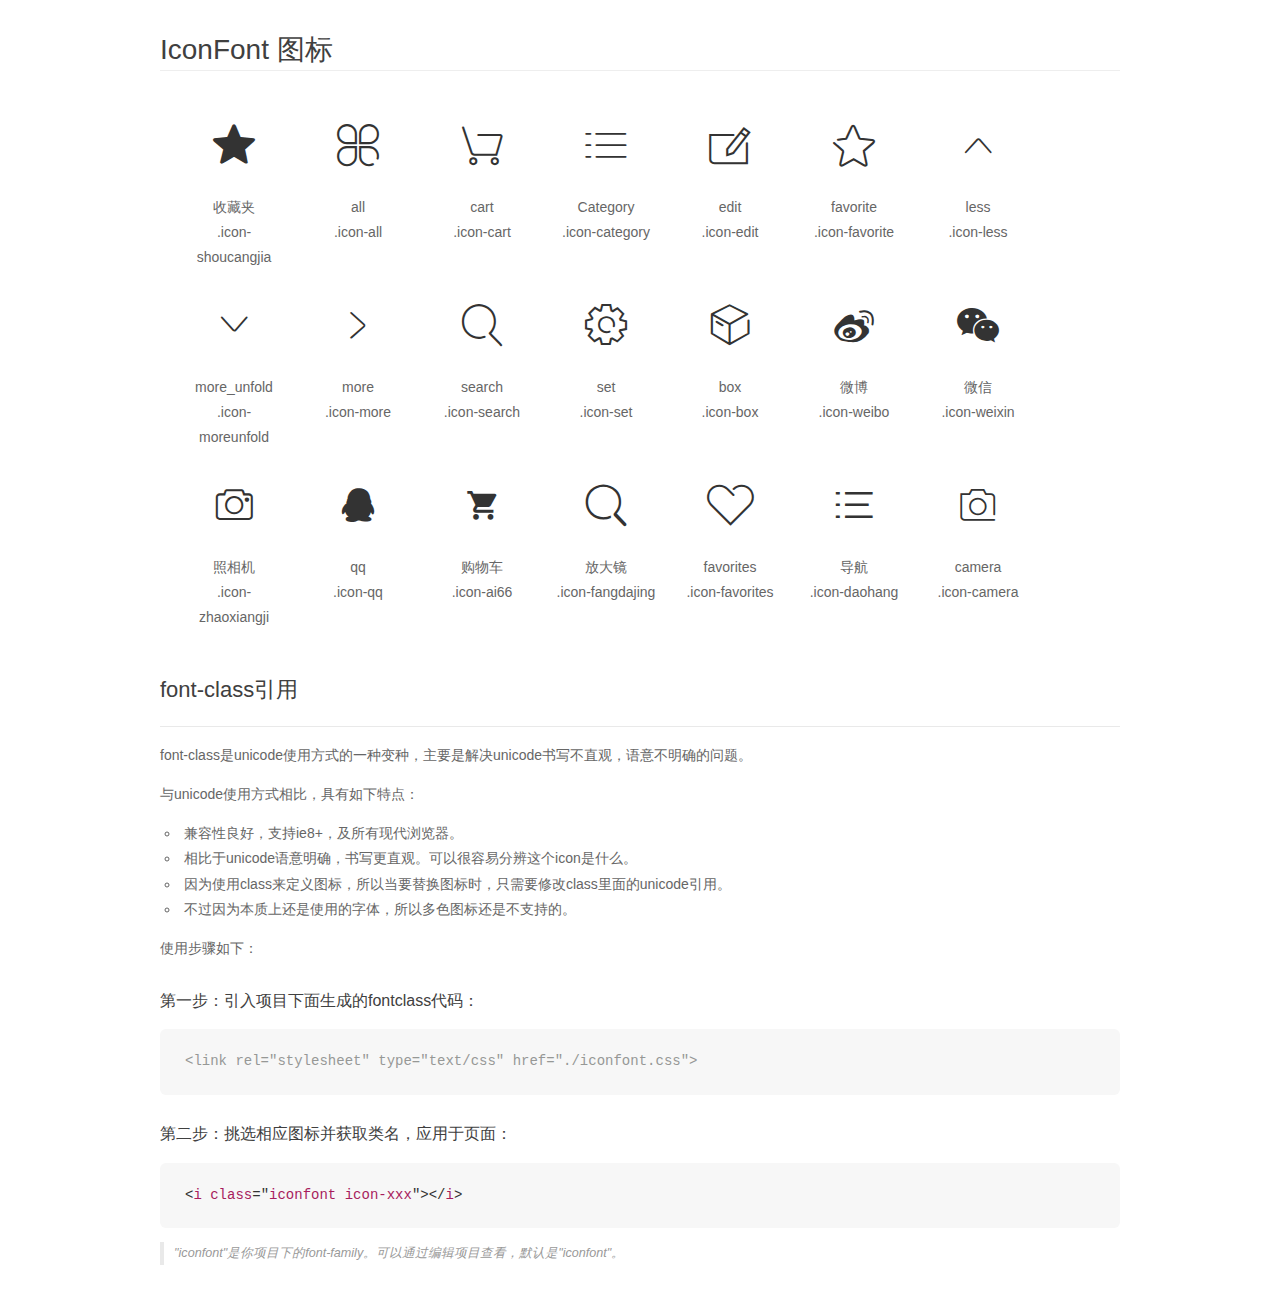
<file: fonts/font_633038_ho9l5ddox78/demo_fontclass.html>
<!DOCTYPE html>
<html>
<head>
    <meta charset="utf-8"/>
    <title>IconFont</title>
    <link rel="stylesheet" href="demo.css">
    <link rel="stylesheet" href="iconfont.css">
</head>
<body>
    <div class="main markdown">
        <h1>IconFont 图标</h1>
        <ul class="icon_lists clear">
            
                <li>
                <i class="icon iconfont icon-shoucangjia"></i>
                    <div class="name">收藏夹</div>
                    <div class="fontclass">.icon-shoucangjia</div>
                </li>
            
                <li>
                <i class="icon iconfont icon-all"></i>
                    <div class="name">all</div>
                    <div class="fontclass">.icon-all</div>
                </li>
            
                <li>
                <i class="icon iconfont icon-cart"></i>
                    <div class="name">cart</div>
                    <div class="fontclass">.icon-cart</div>
                </li>
            
                <li>
                <i class="icon iconfont icon-category"></i>
                    <div class="name">Category</div>
                    <div class="fontclass">.icon-category</div>
                </li>
            
                <li>
                <i class="icon iconfont icon-edit"></i>
                    <div class="name">edit</div>
                    <div class="fontclass">.icon-edit</div>
                </li>
            
                <li>
                <i class="icon iconfont icon-favorite"></i>
                    <div class="name">favorite</div>
                    <div class="fontclass">.icon-favorite</div>
                </li>
            
                <li>
                <i class="icon iconfont icon-less"></i>
                    <div class="name">less</div>
                    <div class="fontclass">.icon-less</div>
                </li>
            
                <li>
                <i class="icon iconfont icon-moreunfold"></i>
                    <div class="name">more_unfold</div>
                    <div class="fontclass">.icon-moreunfold</div>
                </li>
            
                <li>
                <i class="icon iconfont icon-more"></i>
                    <div class="name">more</div>
                    <div class="fontclass">.icon-more</div>
                </li>
            
                <li>
                <i class="icon iconfont icon-search"></i>
                    <div class="name">search</div>
                    <div class="fontclass">.icon-search</div>
                </li>
            
                <li>
                <i class="icon iconfont icon-set"></i>
                    <div class="name">set</div>
                    <div class="fontclass">.icon-set</div>
                </li>
            
                <li>
                <i class="icon iconfont icon-box"></i>
                    <div class="name">box</div>
                    <div class="fontclass">.icon-box</div>
                </li>
            
                <li>
                <i class="icon iconfont icon-weibo"></i>
                    <div class="name">微博</div>
                    <div class="fontclass">.icon-weibo</div>
                </li>
            
                <li>
                <i class="icon iconfont icon-weixin"></i>
                    <div class="name">微信</div>
                    <div class="fontclass">.icon-weixin</div>
                </li>
            
                <li>
                <i class="icon iconfont icon-zhaoxiangji"></i>
                    <div class="name">照相机</div>
                    <div class="fontclass">.icon-zhaoxiangji</div>
                </li>
            
                <li>
                <i class="icon iconfont icon-qq"></i>
                    <div class="name">qq</div>
                    <div class="fontclass">.icon-qq</div>
                </li>
            
                <li>
                <i class="icon iconfont icon-ai66"></i>
                    <div class="name">购物车</div>
                    <div class="fontclass">.icon-ai66</div>
                </li>
            
                <li>
                <i class="icon iconfont icon-fangdajing"></i>
                    <div class="name">放大镜</div>
                    <div class="fontclass">.icon-fangdajing</div>
                </li>
            
                <li>
                <i class="icon iconfont icon-favorites"></i>
                    <div class="name">favorites</div>
                    <div class="fontclass">.icon-favorites</div>
                </li>
            
                <li>
                <i class="icon iconfont icon-daohang"></i>
                    <div class="name">导航</div>
                    <div class="fontclass">.icon-daohang</div>
                </li>
            
                <li>
                <i class="icon iconfont icon-camera"></i>
                    <div class="name">camera</div>
                    <div class="fontclass">.icon-camera</div>
                </li>
            
        </ul>

        <h2 id="font-class-">font-class引用</h2>
        <hr>

        <p>font-class是unicode使用方式的一种变种，主要是解决unicode书写不直观，语意不明确的问题。</p>
        <p>与unicode使用方式相比，具有如下特点：</p>
        <ul>
        <li>兼容性良好，支持ie8+，及所有现代浏览器。</li>
        <li>相比于unicode语意明确，书写更直观。可以很容易分辨这个icon是什么。</li>
        <li>因为使用class来定义图标，所以当要替换图标时，只需要修改class里面的unicode引用。</li>
        <li>不过因为本质上还是使用的字体，所以多色图标还是不支持的。</li>
        </ul>
        <p>使用步骤如下：</p>
        <h3 id="-fontclass-">第一步：引入项目下面生成的fontclass代码：</h3>


        <pre><code class="lang-js hljs javascript"><span class="hljs-comment">&lt;link rel="stylesheet" type="text/css" href="./iconfont.css"&gt;</span></code></pre>
        <h3 id="-">第二步：挑选相应图标并获取类名，应用于页面：</h3>
        <pre><code class="lang-css hljs">&lt;<span class="hljs-selector-tag">i</span> <span class="hljs-selector-tag">class</span>="<span class="hljs-selector-tag">iconfont</span> <span class="hljs-selector-tag">icon-xxx</span>"&gt;&lt;/<span class="hljs-selector-tag">i</span>&gt;</code></pre>
        <blockquote>
        <p>"iconfont"是你项目下的font-family。可以通过编辑项目查看，默认是"iconfont"。</p>
        </blockquote>
    </div>
</body>
</html>
</file>
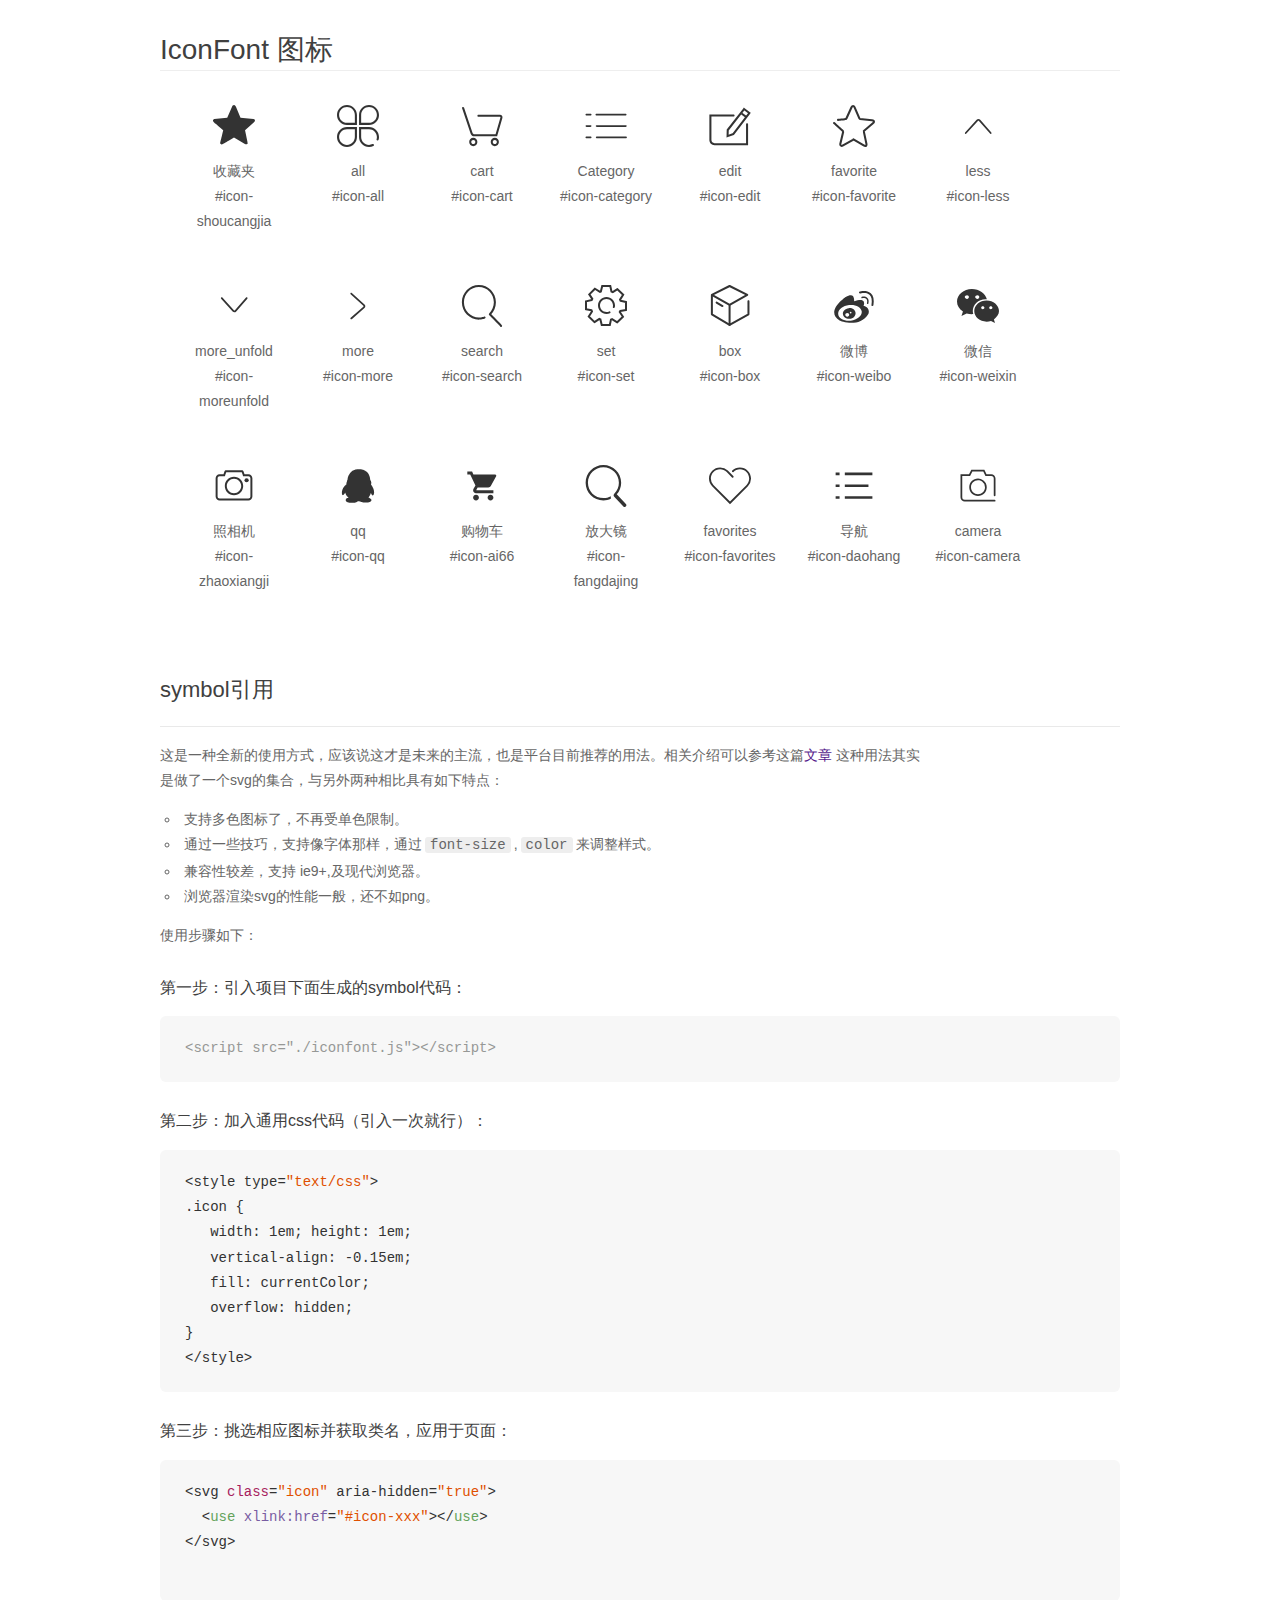
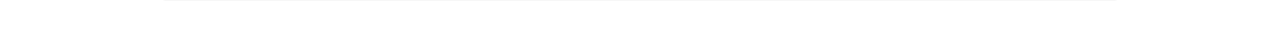
<file: fonts/font_633038_ho9l5ddox78/demo_symbol.html>
<!DOCTYPE html>
<html>
<head>
    <meta charset="utf-8"/>
    <title>IconFont</title>
    <link rel="stylesheet" href="demo.css">
    <script src="iconfont.js"></script>

    <style type="text/css">
        .icon {
          /* 通过设置 font-size 来改变图标大小 */
          width: 1em; height: 1em;
          /* 图标和文字相邻时，垂直对齐 */
          vertical-align: -0.15em;
          /* 通过设置 color 来改变 SVG 的颜色/fill */
          fill: currentColor;
          /* path 和 stroke 溢出 viewBox 部分在 IE 下会显示
             normalize.css 中也包含这行 */
          overflow: hidden;
        }

    </style>
</head>
<body>
    <div class="main markdown">
        <h1>IconFont 图标</h1>
        <ul class="icon_lists clear">
            
                <li>
                    <svg class="icon" aria-hidden="true">
                        <use xlink:href="#icon-shoucangjia"></use>
                    </svg>
                    <div class="name">收藏夹</div>
                    <div class="fontclass">#icon-shoucangjia</div>
                </li>
            
                <li>
                    <svg class="icon" aria-hidden="true">
                        <use xlink:href="#icon-all"></use>
                    </svg>
                    <div class="name">all</div>
                    <div class="fontclass">#icon-all</div>
                </li>
            
                <li>
                    <svg class="icon" aria-hidden="true">
                        <use xlink:href="#icon-cart"></use>
                    </svg>
                    <div class="name">cart</div>
                    <div class="fontclass">#icon-cart</div>
                </li>
            
                <li>
                    <svg class="icon" aria-hidden="true">
                        <use xlink:href="#icon-category"></use>
                    </svg>
                    <div class="name">Category</div>
                    <div class="fontclass">#icon-category</div>
                </li>
            
                <li>
                    <svg class="icon" aria-hidden="true">
                        <use xlink:href="#icon-edit"></use>
                    </svg>
                    <div class="name">edit</div>
                    <div class="fontclass">#icon-edit</div>
                </li>
            
                <li>
                    <svg class="icon" aria-hidden="true">
                        <use xlink:href="#icon-favorite"></use>
                    </svg>
                    <div class="name">favorite</div>
                    <div class="fontclass">#icon-favorite</div>
                </li>
            
                <li>
                    <svg class="icon" aria-hidden="true">
                        <use xlink:href="#icon-less"></use>
                    </svg>
                    <div class="name">less</div>
                    <div class="fontclass">#icon-less</div>
                </li>
            
                <li>
                    <svg class="icon" aria-hidden="true">
                        <use xlink:href="#icon-moreunfold"></use>
                    </svg>
                    <div class="name">more_unfold</div>
                    <div class="fontclass">#icon-moreunfold</div>
                </li>
            
                <li>
                    <svg class="icon" aria-hidden="true">
                        <use xlink:href="#icon-more"></use>
                    </svg>
                    <div class="name">more</div>
                    <div class="fontclass">#icon-more</div>
                </li>
            
                <li>
                    <svg class="icon" aria-hidden="true">
                        <use xlink:href="#icon-search"></use>
                    </svg>
                    <div class="name">search</div>
                    <div class="fontclass">#icon-search</div>
                </li>
            
                <li>
                    <svg class="icon" aria-hidden="true">
                        <use xlink:href="#icon-set"></use>
                    </svg>
                    <div class="name">set</div>
                    <div class="fontclass">#icon-set</div>
                </li>
            
                <li>
                    <svg class="icon" aria-hidden="true">
                        <use xlink:href="#icon-box"></use>
                    </svg>
                    <div class="name">box</div>
                    <div class="fontclass">#icon-box</div>
                </li>
            
                <li>
                    <svg class="icon" aria-hidden="true">
                        <use xlink:href="#icon-weibo"></use>
                    </svg>
                    <div class="name">微博</div>
                    <div class="fontclass">#icon-weibo</div>
                </li>
            
                <li>
                    <svg class="icon" aria-hidden="true">
                        <use xlink:href="#icon-weixin"></use>
                    </svg>
                    <div class="name">微信</div>
                    <div class="fontclass">#icon-weixin</div>
                </li>
            
                <li>
                    <svg class="icon" aria-hidden="true">
                        <use xlink:href="#icon-zhaoxiangji"></use>
                    </svg>
                    <div class="name">照相机</div>
                    <div class="fontclass">#icon-zhaoxiangji</div>
                </li>
            
                <li>
                    <svg class="icon" aria-hidden="true">
                        <use xlink:href="#icon-qq"></use>
                    </svg>
                    <div class="name">qq</div>
                    <div class="fontclass">#icon-qq</div>
                </li>
            
                <li>
                    <svg class="icon" aria-hidden="true">
                        <use xlink:href="#icon-ai66"></use>
                    </svg>
                    <div class="name">购物车</div>
                    <div class="fontclass">#icon-ai66</div>
                </li>
            
                <li>
                    <svg class="icon" aria-hidden="true">
                        <use xlink:href="#icon-fangdajing"></use>
                    </svg>
                    <div class="name">放大镜</div>
                    <div class="fontclass">#icon-fangdajing</div>
                </li>
            
                <li>
                    <svg class="icon" aria-hidden="true">
                        <use xlink:href="#icon-favorites"></use>
                    </svg>
                    <div class="name">favorites</div>
                    <div class="fontclass">#icon-favorites</div>
                </li>
            
                <li>
                    <svg class="icon" aria-hidden="true">
                        <use xlink:href="#icon-daohang"></use>
                    </svg>
                    <div class="name">导航</div>
                    <div class="fontclass">#icon-daohang</div>
                </li>
            
                <li>
                    <svg class="icon" aria-hidden="true">
                        <use xlink:href="#icon-camera"></use>
                    </svg>
                    <div class="name">camera</div>
                    <div class="fontclass">#icon-camera</div>
                </li>
            
        </ul>


        <h2 id="symbol-">symbol引用</h2>
        <hr>

        <p>这是一种全新的使用方式，应该说这才是未来的主流，也是平台目前推荐的用法。相关介绍可以参考这篇<a href="">文章</a>
        这种用法其实是做了一个svg的集合，与另外两种相比具有如下特点：</p>
        <ul>
          <li>支持多色图标了，不再受单色限制。</li>
          <li>通过一些技巧，支持像字体那样，通过<code>font-size</code>,<code>color</code>来调整样式。</li>
          <li>兼容性较差，支持 ie9+,及现代浏览器。</li>
          <li>浏览器渲染svg的性能一般，还不如png。</li>
        </ul>
        <p>使用步骤如下：</p>
        <h3 id="-symbol-">第一步：引入项目下面生成的symbol代码：</h3>
        <pre><code class="lang-js hljs javascript"><span class="hljs-comment">&lt;script src="./iconfont.js"&gt;&lt;/script&gt;</span></code></pre>
        <h3 id="-css-">第二步：加入通用css代码（引入一次就行）：</h3>
        <pre><code class="lang-js hljs javascript">&lt;style type=<span class="hljs-string">"text/css"</span>&gt;
.icon {
   width: <span class="hljs-number">1</span>em; height: <span class="hljs-number">1</span>em;
   vertical-align: <span class="hljs-number">-0.15</span>em;
   fill: currentColor;
   overflow: hidden;
}
&lt;<span class="hljs-regexp">/style&gt;</span></code></pre>
        <h3 id="-">第三步：挑选相应图标并获取类名，应用于页面：</h3>
        <pre><code class="lang-js hljs javascript">&lt;svg <span class="hljs-class"><span class="hljs-keyword">class</span></span>=<span class="hljs-string">"icon"</span> aria-hidden=<span class="hljs-string">"true"</span>&gt;<span class="xml"><span class="hljs-tag">
  &lt;<span class="hljs-name">use</span> <span class="hljs-attr">xlink:href</span>=<span class="hljs-string">"#icon-xxx"</span>&gt;</span><span class="hljs-tag">&lt;/<span class="hljs-name">use</span>&gt;</span>
</span>&lt;<span class="hljs-regexp">/svg&gt;
        </span></code></pre>
    </div>
</body>
</html>
</file>
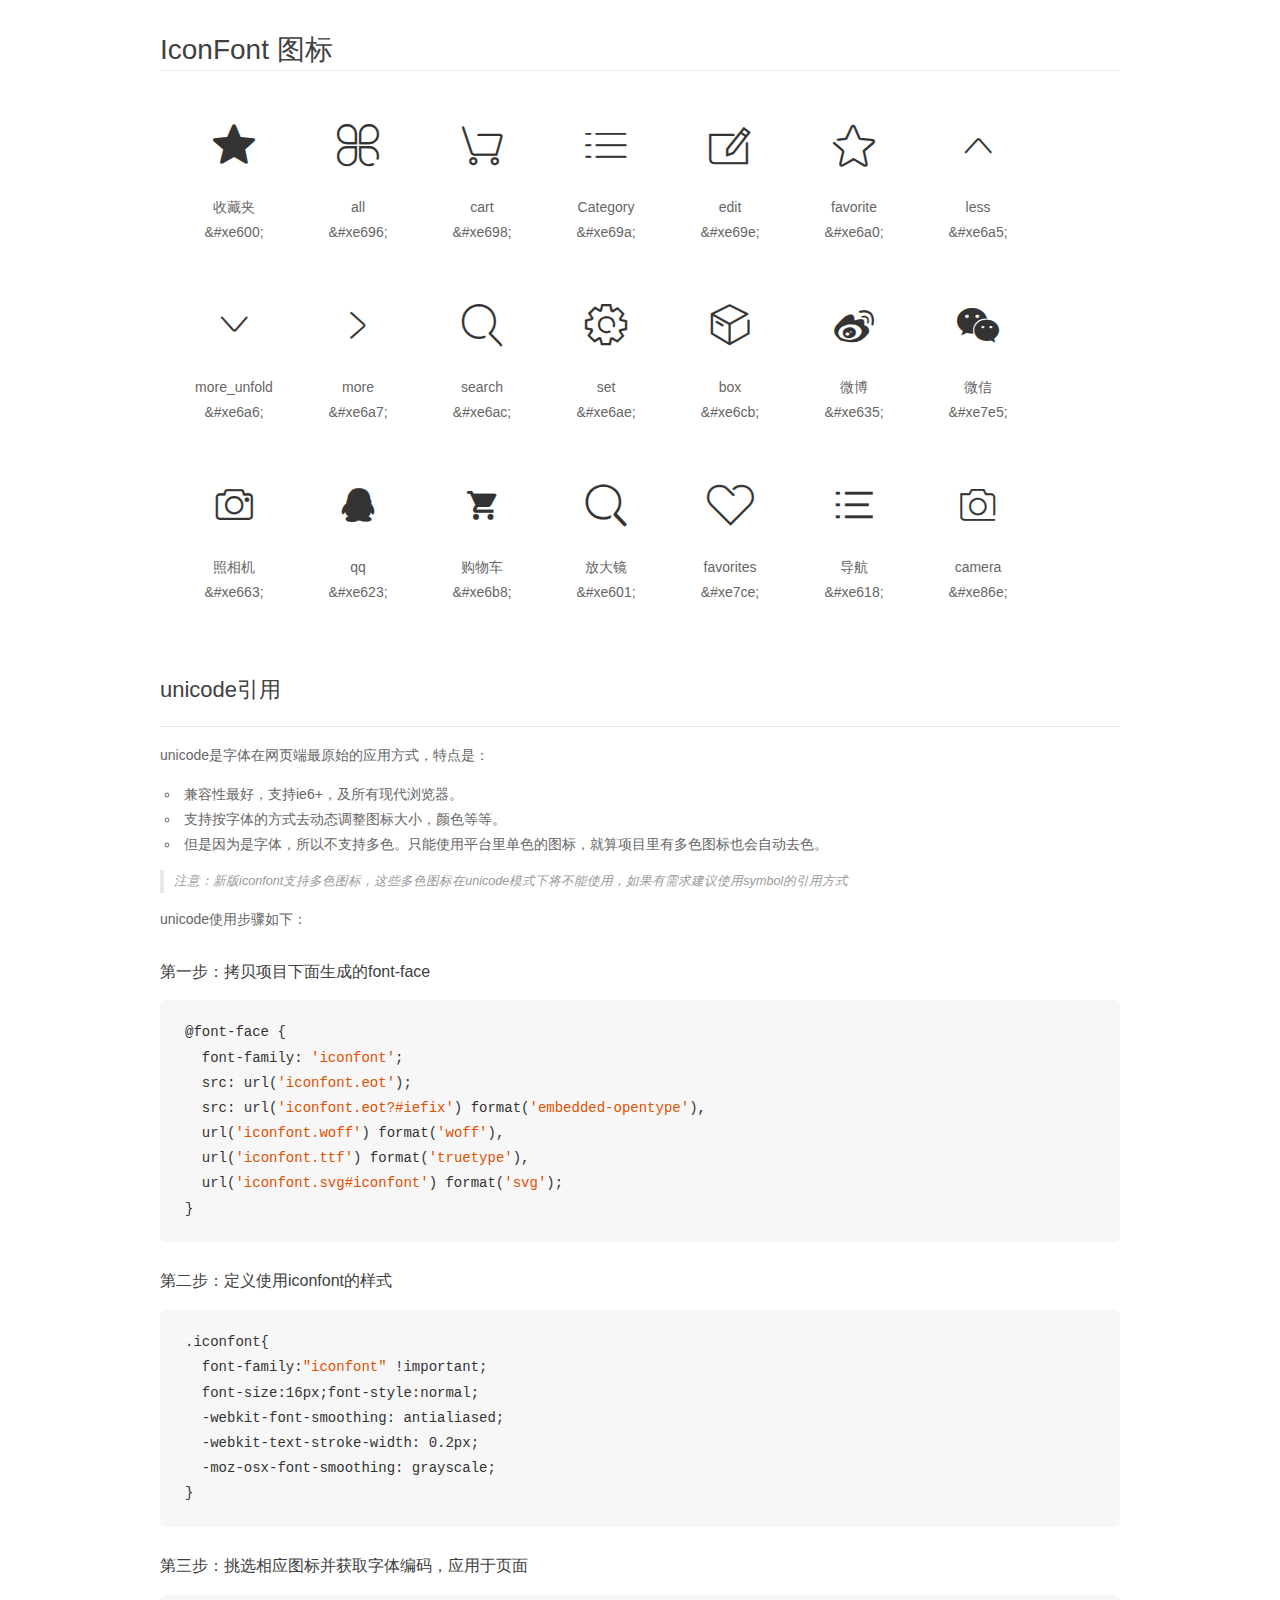
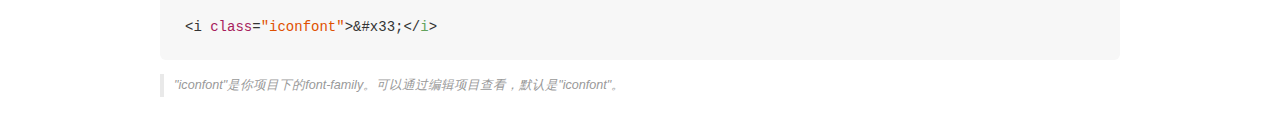
<file: fonts/font_633038_ho9l5ddox78/demo_unicode.html>
<!DOCTYPE html>
<html>
<head>
    <meta charset="utf-8"/>
    <title>IconFont</title>
    <link rel="stylesheet" href="demo.css">

    <style type="text/css">

        @font-face {font-family: "iconfont";
          src: url('iconfont.eot'); /* IE9*/
          src: url('iconfont.eot#iefix') format('embedded-opentype'), /* IE6-IE8 */
          url('iconfont.woff') format('woff'), /* chrome, firefox */
          url('iconfont.ttf') format('truetype'), /* chrome, firefox, opera, Safari, Android, iOS 4.2+*/
          url('iconfont.svg#iconfont') format('svg'); /* iOS 4.1- */
        }

        .iconfont {
          font-family:"iconfont" !important;
          font-size:16px;
          font-style:normal;
          -webkit-font-smoothing: antialiased;
          -webkit-text-stroke-width: 0.2px;
          -moz-osx-font-smoothing: grayscale;
        }

    </style>
</head>
<body>
    <div class="main markdown">
        <h1>IconFont 图标</h1>
        <ul class="icon_lists clear">
            
                <li>
                <i class="icon iconfont">&#xe600;</i>
                    <div class="name">收藏夹</div>
                    <div class="code">&amp;#xe600;</div>
                </li>
            
                <li>
                <i class="icon iconfont">&#xe696;</i>
                    <div class="name">all</div>
                    <div class="code">&amp;#xe696;</div>
                </li>
            
                <li>
                <i class="icon iconfont">&#xe698;</i>
                    <div class="name">cart</div>
                    <div class="code">&amp;#xe698;</div>
                </li>
            
                <li>
                <i class="icon iconfont">&#xe69a;</i>
                    <div class="name">Category</div>
                    <div class="code">&amp;#xe69a;</div>
                </li>
            
                <li>
                <i class="icon iconfont">&#xe69e;</i>
                    <div class="name">edit</div>
                    <div class="code">&amp;#xe69e;</div>
                </li>
            
                <li>
                <i class="icon iconfont">&#xe6a0;</i>
                    <div class="name">favorite</div>
                    <div class="code">&amp;#xe6a0;</div>
                </li>
            
                <li>
                <i class="icon iconfont">&#xe6a5;</i>
                    <div class="name">less</div>
                    <div class="code">&amp;#xe6a5;</div>
                </li>
            
                <li>
                <i class="icon iconfont">&#xe6a6;</i>
                    <div class="name">more_unfold</div>
                    <div class="code">&amp;#xe6a6;</div>
                </li>
            
                <li>
                <i class="icon iconfont">&#xe6a7;</i>
                    <div class="name">more</div>
                    <div class="code">&amp;#xe6a7;</div>
                </li>
            
                <li>
                <i class="icon iconfont">&#xe6ac;</i>
                    <div class="name">search</div>
                    <div class="code">&amp;#xe6ac;</div>
                </li>
            
                <li>
                <i class="icon iconfont">&#xe6ae;</i>
                    <div class="name">set</div>
                    <div class="code">&amp;#xe6ae;</div>
                </li>
            
                <li>
                <i class="icon iconfont">&#xe6cb;</i>
                    <div class="name">box</div>
                    <div class="code">&amp;#xe6cb;</div>
                </li>
            
                <li>
                <i class="icon iconfont">&#xe635;</i>
                    <div class="name">微博</div>
                    <div class="code">&amp;#xe635;</div>
                </li>
            
                <li>
                <i class="icon iconfont">&#xe7e5;</i>
                    <div class="name">微信</div>
                    <div class="code">&amp;#xe7e5;</div>
                </li>
            
                <li>
                <i class="icon iconfont">&#xe663;</i>
                    <div class="name">照相机</div>
                    <div class="code">&amp;#xe663;</div>
                </li>
            
                <li>
                <i class="icon iconfont">&#xe623;</i>
                    <div class="name">qq</div>
                    <div class="code">&amp;#xe623;</div>
                </li>
            
                <li>
                <i class="icon iconfont">&#xe6b8;</i>
                    <div class="name">购物车</div>
                    <div class="code">&amp;#xe6b8;</div>
                </li>
            
                <li>
                <i class="icon iconfont">&#xe601;</i>
                    <div class="name">放大镜</div>
                    <div class="code">&amp;#xe601;</div>
                </li>
            
                <li>
                <i class="icon iconfont">&#xe7ce;</i>
                    <div class="name">favorites</div>
                    <div class="code">&amp;#xe7ce;</div>
                </li>
            
                <li>
                <i class="icon iconfont">&#xe618;</i>
                    <div class="name">导航</div>
                    <div class="code">&amp;#xe618;</div>
                </li>
            
                <li>
                <i class="icon iconfont">&#xe86e;</i>
                    <div class="name">camera</div>
                    <div class="code">&amp;#xe86e;</div>
                </li>
            
        </ul>
        <h2 id="unicode-">unicode引用</h2>
        <hr>

        <p>unicode是字体在网页端最原始的应用方式，特点是：</p>
        <ul>
        <li>兼容性最好，支持ie6+，及所有现代浏览器。</li>
        <li>支持按字体的方式去动态调整图标大小，颜色等等。</li>
        <li>但是因为是字体，所以不支持多色。只能使用平台里单色的图标，就算项目里有多色图标也会自动去色。</li>
        </ul>
        <blockquote>
        <p>注意：新版iconfont支持多色图标，这些多色图标在unicode模式下将不能使用，如果有需求建议使用symbol的引用方式</p>
        </blockquote>
        <p>unicode使用步骤如下：</p>
        <h3 id="-font-face">第一步：拷贝项目下面生成的font-face</h3>
        <pre><code class="lang-js hljs javascript">@font-face {
  font-family: <span class="hljs-string">'iconfont'</span>;
  src: url(<span class="hljs-string">'iconfont.eot'</span>);
  src: url(<span class="hljs-string">'iconfont.eot?#iefix'</span>) format(<span class="hljs-string">'embedded-opentype'</span>),
  url(<span class="hljs-string">'iconfont.woff'</span>) format(<span class="hljs-string">'woff'</span>),
  url(<span class="hljs-string">'iconfont.ttf'</span>) format(<span class="hljs-string">'truetype'</span>),
  url(<span class="hljs-string">'iconfont.svg#iconfont'</span>) format(<span class="hljs-string">'svg'</span>);
}
</code></pre>
        <h3 id="-iconfont-">第二步：定义使用iconfont的样式</h3>
        <pre><code class="lang-js hljs javascript">.iconfont{
  font-family:<span class="hljs-string">"iconfont"</span> !important;
  font-size:<span class="hljs-number">16</span>px;font-style:normal;
  -webkit-font-smoothing: antialiased;
  -webkit-text-stroke-width: <span class="hljs-number">0.2</span>px;
  -moz-osx-font-smoothing: grayscale;
}
</code></pre>
        <h3 id="-">第三步：挑选相应图标并获取字体编码，应用于页面</h3>
        <pre><code class="lang-js hljs javascript">&lt;i <span class="hljs-class"><span class="hljs-keyword">class</span></span>=<span class="hljs-string">"iconfont"</span>&gt;&amp;#x33;<span class="xml"><span class="hljs-tag">&lt;/<span class="hljs-name">i</span>&gt;</span></span></code></pre>

        <blockquote>
        <p>"iconfont"是你项目下的font-family。可以通过编辑项目查看，默认是"iconfont"。</p>
        </blockquote>
    </div>


</body>
</html>
</file>
<file: fonts/font_633038_ho9l5ddox78/iconfont.css>
@font-face {font-family: "iconfont";
  src: url('iconfont.eot?t=1532767692607'); /* IE9*/
  src: url('iconfont.eot?t=1532767692607#iefix') format('embedded-opentype'), /* IE6-IE8 */
  url('[data-uri]') format('woff'),
  url('iconfont.ttf?t=1532767692607') format('truetype'), /* chrome, firefox, opera, Safari, Android, iOS 4.2+*/
  url('iconfont.svg?t=1532767692607#iconfont') format('svg'); /* iOS 4.1- */
}

.iconfont {
  font-family:"iconfont" !important;
  font-size:16px;
  font-style:normal;
  -webkit-font-smoothing: antialiased;
  -moz-osx-font-smoothing: grayscale;
}

.icon-shoucangjia:before { content: "\e600"; }

.icon-all:before { content: "\e696"; }

.icon-cart:before { content: "\e698"; }

.icon-category:before { content: "\e69a"; }

.icon-edit:before { content: "\e69e"; }

.icon-favorite:before { content: "\e6a0"; }

.icon-less:before { content: "\e6a5"; }

.icon-moreunfold:before { content: "\e6a6"; }

.icon-more:before { content: "\e6a7"; }

.icon-search:before { content: "\e6ac"; }

.icon-set:before { content: "\e6ae"; }

.icon-box:before { content: "\e6cb"; }

.icon-weibo:before { content: "\e635"; }

.icon-weixin:before { content: "\e7e5"; }

.icon-zhaoxiangji:before { content: "\e663"; }

.icon-qq:before { content: "\e623"; }

.icon-ai66:before { content: "\e6b8"; }

.icon-fangdajing:before { content: "\e601"; }

.icon-favorites:before { content: "\e7ce"; }

.icon-daohang:before { content: "\e618"; }

.icon-camera:before { content: "\e86e"; }
</file>
<file: fonts/font_633038_ho9l5ddox78/demo.css>
*{margin: 0;padding: 0;list-style: none;}
/*
KISSY CSS Reset
理念：1. reset 的目的不是清除浏览器的默认样式，这仅是部分工作。清除和重置是紧密不可分的。
2. reset 的目的不是让默认样式在所有浏览器下一致，而是减少默认样式有可能带来的问题。
3. reset 期望提供一套普适通用的基础样式。但没有银弹，推荐根据具体需求，裁剪和修改后再使用。
特色：1. 适应中文；2. 基于最新主流浏览器。
维护：玉伯<lifesinger@gmail.com>, 正淳<ragecarrier@gmail.com>
 */

/** 清除内外边距 **/
body, h1, h2, h3, h4, h5, h6, hr, p, blockquote, /* structural elements 结构元素 */
dl, dt, dd, ul, ol, li, /* list elements 列表元素 */
pre, /* text formatting elements 文本格式元素 */
form, fieldset, legend, button, input, textarea, /* form elements 表单元素 */
th, td /* table elements 表格元素 */ {
  margin: 0;
  padding: 0;
}

/** 设置默认字体 **/
body,
button, input, select, textarea /* for ie */ {
  font: 12px/1.5 tahoma, arial, \5b8b\4f53, sans-serif;
}
h1, h2, h3, h4, h5, h6 { font-size: 100%; }
address, cite, dfn, em, var { font-style: normal; } /* 将斜体扶正 */
code, kbd, pre, samp { font-family: courier new, courier, monospace; } /* 统一等宽字体 */
small { font-size: 12px; } /* 小于 12px 的中文很难阅读，让 small 正常化 */

/** 重置列表元素 **/
ul, ol { list-style: none; }

/** 重置文本格式元素 **/
a { text-decoration: none; }
a:hover { text-decoration: underline; }


/** 重置表单元素 **/
legend { color: #000; } /* for ie6 */
fieldset, img { border: 0; } /* img 搭车：让链接里的 img 无边框 */
button, input, select, textarea { font-size: 100%; } /* 使得表单元素在 ie 下能继承字体大小 */
/* 注：optgroup 无法扶正 */

/** 重置表格元素 **/
table { border-collapse: collapse; border-spacing: 0; }

/* 清除浮动 */
.ks-clear:after, .clear:after {
  content: '\20';
  display: block;
  height: 0;
  clear: both;
}
.ks-clear, .clear {
  *zoom: 1;
}

.main {
  padding: 30px 100px;
width: 960px;
margin: 0 auto;
}
.main h1{font-size:36px; color:#333; text-align:left;margin-bottom:30px; border-bottom: 1px solid #eee;}

.helps{margin-top:40px;}
.helps pre{
  padding:20px;
  margin:10px 0;
  border:solid 1px #e7e1cd;
  background-color: #fffdef;
  overflow: auto;
}

.icon_lists{
  width: 100% !important;

}

.icon_lists li{
  float:left;
  width: 100px;
  height:180px;
  text-align: center;
  list-style: none !important;
}
.icon_lists .icon{
  font-size: 42px;
  line-height: 100px;
  margin: 10px 0;
  color:#333;
  -webkit-transition: font-size 0.25s ease-out 0s;
  -moz-transition: font-size 0.25s ease-out 0s;
  transition: font-size 0.25s ease-out 0s;

}
.icon_lists .icon:hover{
  font-size: 100px;
}



.markdown {
  color: #666;
  font-size: 14px;
  line-height: 1.8;
}

.highlight {
  line-height: 1.5;
}

.markdown img {
  vertical-align: middle;
  max-width: 100%;
}

.markdown h1 {
  color: #404040;
  font-weight: 500;
  line-height: 40px;
  margin-bottom: 24px;
}

.markdown h2,
.markdown h3,
.markdown h4,
.markdown h5,
.markdown h6 {
  color: #404040;
  margin: 1.6em 0 0.6em 0;
  font-weight: 500;
  clear: both;
}

.markdown h1 {
  font-size: 28px;
}

.markdown h2 {
  font-size: 22px;
}

.markdown h3 {
  font-size: 16px;
}

.markdown h4 {
  font-size: 14px;
}

.markdown h5 {
  font-size: 12px;
}

.markdown h6 {
  font-size: 12px;
}

.markdown hr {
  height: 1px;
  border: 0;
  background: #e9e9e9;
  margin: 16px 0;
  clear: both;
}

.markdown p,
.markdown pre {
  margin: 1em 0;
}

.markdown > p,
.markdown > blockquote,
.markdown > .highlight,
.markdown > ol,
.markdown > ul {
  width: 80%;
}

.markdown ul > li {
  list-style: circle;
}

.markdown > ul li,
.markdown blockquote ul > li {
  margin-left: 20px;
  padding-left: 4px;
}

.markdown > ul li p,
.markdown > ol li p {
  margin: 0.6em 0;
}

.markdown ol > li {
  list-style: decimal;
}

.markdown > ol li,
.markdown blockquote ol > li {
  margin-left: 20px;
  padding-left: 4px;
}

.markdown code {
  margin: 0 3px;
  padding: 0 5px;
  background: #eee;
  border-radius: 3px;
}

.markdown pre {
  border-radius: 6px;
  background: #f7f7f7;
  padding: 20px;
}

.markdown pre code {
  border: none;
  background: #f7f7f7;
  margin: 0;
}

.markdown strong,
.markdown b {
  font-weight: 600;
}

.markdown > table {
  border-collapse: collapse;
  border-spacing: 0px;
  empty-cells: show;
  border: 1px solid #e9e9e9;
  width: 95%;
  margin-bottom: 24px;
}

.markdown > table th {
  white-space: nowrap;
  color: #333;
  font-weight: 600;

}

.markdown > table th,
.markdown > table td {
  border: 1px solid #e9e9e9;
  padding: 8px 16px;
  text-align: left;
}

.markdown > table th {
  background: #F7F7F7;
}

.markdown blockquote {
  font-size: 90%;
  color: #999;
  border-left: 4px solid #e9e9e9;
  padding-left: 0.8em;
  margin: 1em 0;
  font-style: italic;
}

.markdown blockquote p {
  margin: 0;
}

.markdown .anchor {
  opacity: 0;
  transition: opacity 0.3s ease;
  margin-left: 8px;
}

.markdown .waiting {
  color: #ccc;
}

.markdown h1:hover .anchor,
.markdown h2:hover .anchor,
.markdown h3:hover .anchor,
.markdown h4:hover .anchor,
.markdown h5:hover .anchor,
.markdown h6:hover .anchor {
  opacity: 1;
  display: inline-block;
}

.markdown > br,
.markdown > p > br {
  clear: both;
}


.hljs {
  display: block;
  background: white;
  padding: 0.5em;
  color: #333333;
  overflow-x: auto;
}

.hljs-comment,
.hljs-meta {
  color: #969896;
}

.hljs-string,
.hljs-variable,
.hljs-template-variable,
.hljs-strong,
.hljs-emphasis,
.hljs-quote {
  color: #df5000;
}

.hljs-keyword,
.hljs-selector-tag,
.hljs-type {
  color: #a71d5d;
}

.hljs-literal,
.hljs-symbol,
.hljs-bullet,
.hljs-attribute {
  color: #0086b3;
}

.hljs-section,
.hljs-name {
  color: #63a35c;
}

.hljs-tag {
  color: #333333;
}

.hljs-title,
.hljs-attr,
.hljs-selector-id,
.hljs-selector-class,
.hljs-selector-attr,
.hljs-selector-pseudo {
  color: #795da3;
}

.hljs-addition {
  color: #55a532;
  background-color: #eaffea;
}

.hljs-deletion {
  color: #bd2c00;
  background-color: #ffecec;
}

.hljs-link {
  text-decoration: underline;
}

pre{
  background: #fff;
}
</file>
